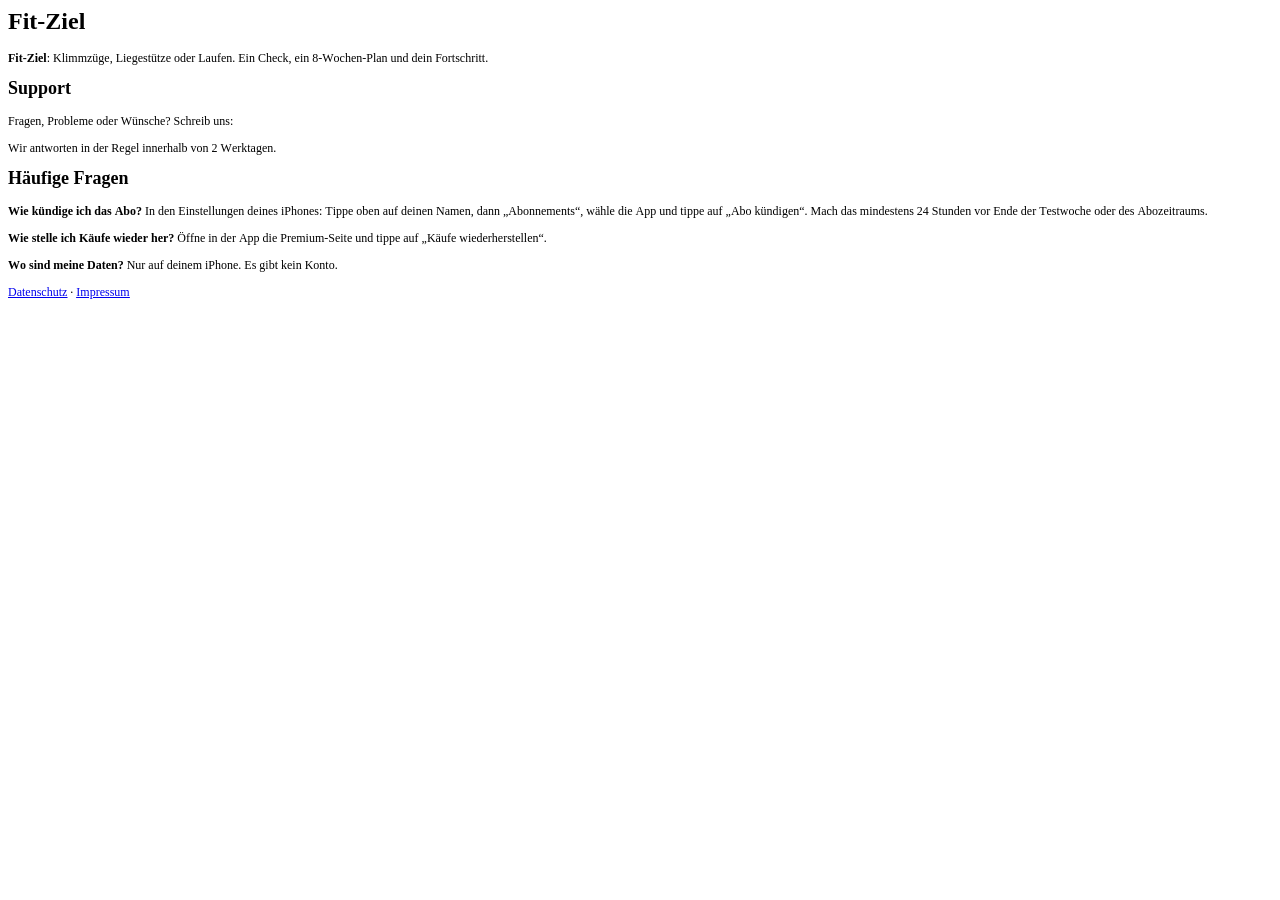
<file: index.html>
<!DOCTYPE html PUBLIC "-//W3C//DTD HTML 4.01//EN" "http://www.w3.org/TR/html4/strict.dtd">
<html>
<head>
  <meta http-equiv="Content-Type" content="text/html; charset=utf-8">
  <meta http-equiv="Content-Style-Type" content="text/css">
  <title></title>
  <meta name="Generator" content="Cocoa HTML Writer">
  <meta name="CocoaVersion" content="2685.7">
  <style type="text/css">
    p.p2 {margin: 0.0px 0.0px 12.0px 0.0px; font: 12.0px Times; -webkit-text-stroke: #000000}
    p.p4 {margin: 0.0px 0.0px 12.0px 0.0px; font: 12.0px Times; color: #0000e9; -webkit-text-stroke: #0000e9}
    span.s1 {font-kerning: none}
    span.s2 {text-decoration: underline ; font-kerning: none}
    span.s3 {font-kerning: none; color: #000000; -webkit-text-stroke: 0px #000000}
    span.s4 {text-decoration: underline ; font-kerning: none; -webkit-text-stroke: 0px #0000e9}
  </style>
</head>
<body>
<h1 style="margin: 0.0px 0.0px 16.1px 0.0px; font: 24.0px Times; -webkit-text-stroke: #000000"><span class="s1"><b>Fit-Ziel</b></span></h1>
<p class="p2"><span class="s1"><b>Fit-Ziel</b>: Klimmzüge, Liegestütze oder Laufen. Ein Check, ein 8-Wochen-Plan und dein Fortschritt.</span></p>
<h2 style="margin: 0.0px 0.0px 14.9px 0.0px; font: 18.0px Times; -webkit-text-stroke: #000000"><span class="s1"><b>Support</b></span></h2>
<p class="p2"><span class="s1">Fragen, Probleme oder Wünsche? Schreib uns:<br>
</span></p>
<p class="p2"><span class="s1">Wir antworten in der Regel innerhalb von 2 Werktagen.</span></p>
<h2 style="margin: 0.0px 0.0px 14.9px 0.0px; font: 18.0px Times; -webkit-text-stroke: #000000"><span class="s1"><b>Häufige Fragen</b></span></h2>
<p class="p2"><span class="s1"><b>Wie kündige ich das Abo?</b> In den Einstellungen deines iPhones: Tippe oben auf deinen Namen, dann „Abonnements“, wähle die App und tippe auf „Abo kündigen“. Mach das mindestens 24 Stunden vor Ende der Testwoche oder des Abozeitraums.</span></p>
<p class="p2"><span class="s1"><b>Wie stelle ich Käufe wieder her?</b> Öffne in der App die Premium-Seite und tippe auf „Käufe wiederherstellen“.</span></p>
<p class="p2"><span class="s1"><b>Wo sind meine Daten?</b> Nur auf deinem iPhone. Es gibt kein Konto.</span></p>
<p class="p4"><span class="s2"><a href="file:///Users/jan/Ki%20selber/Webseite/datenschutz.html">Datenschutz</a></span><span class="s3"> · <a href="file:///Users/jan/Ki%20selber/Webseite/impressum.html"><span class="s4">Impressum</span></a></span></p>
</body>
</html>
</file>
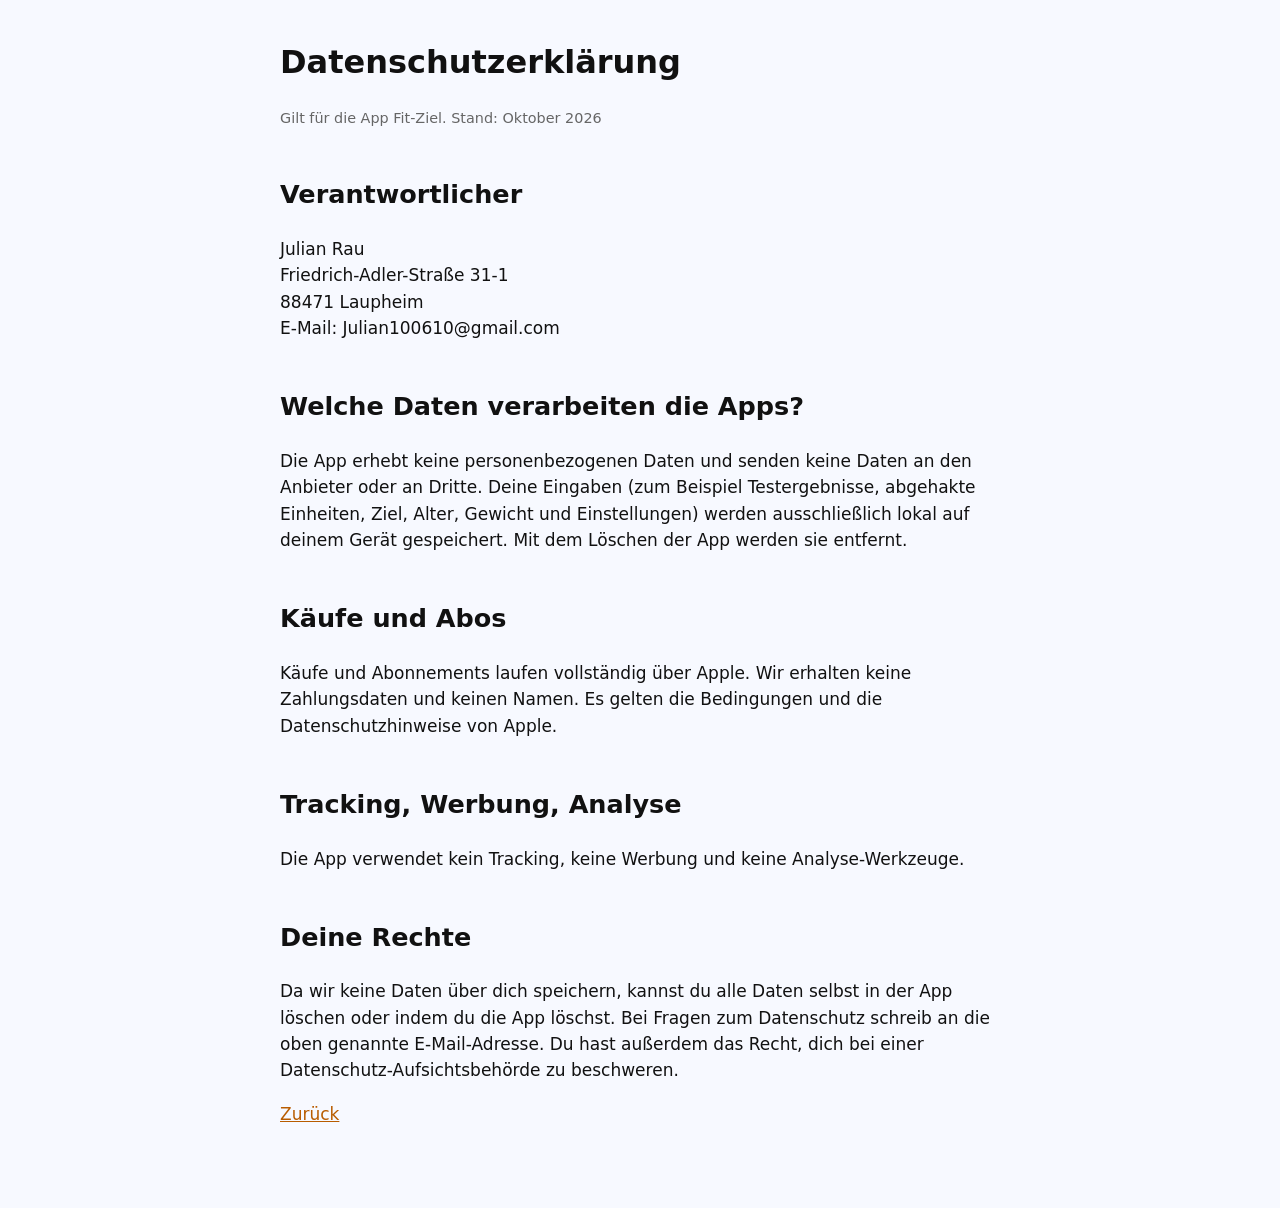
<file: datenschutz.html>
<!doctype html>
<html lang="de"><head><meta charset="utf-8"><meta name="viewport" content="width=device-width,initial-scale=1">
<title>Datenschutz</title><link rel="stylesheet" href="style.css"></head>
<body><main>
<h1>Datenschutzerklärung</h1>
<p class="mut">Gilt für die App Fit-Ziel. Stand: Oktober 2026</p>
<h2>Verantwortlicher</h2>
<p>Julian Rau<br>Friedrich-Adler-Straße 31-1<br>88471 Laupheim<br>E-Mail: Julian100610@gmail.com</p>
<h2>Welche Daten verarbeiten die Apps?</h2>
<p>Die App erhebt keine personenbezogenen Daten und senden keine Daten an den Anbieter oder an Dritte. Deine Eingaben (zum Beispiel Testergebnisse, abgehakte Einheiten, Ziel, Alter, Gewicht und Einstellungen) werden ausschließlich lokal auf deinem Gerät gespeichert. Mit dem Löschen der App werden sie entfernt.</p>
<h2>Käufe und Abos</h2>
<p>Käufe und Abonnements laufen vollständig über Apple. Wir erhalten keine Zahlungsdaten und keinen Namen. Es gelten die Bedingungen und die Datenschutzhinweise von Apple.</p>
<h2>Tracking, Werbung, Analyse</h2>
<p>Die App verwendet kein Tracking, keine Werbung und keine Analyse-Werkzeuge.</p>
<h2>Deine Rechte</h2>
<p>Da wir keine Daten über dich speichern, kannst du alle Daten selbst in der App löschen oder indem du die App löschst. Bei Fragen zum Datenschutz schreib an die oben genannte E-Mail-Adresse. Du hast außerdem das Recht, dich bei einer Datenschutz-Aufsichtsbehörde zu beschweren.</p>
<p><a href="index.html">Zurück</a></p>
</main></body></html>
</file>
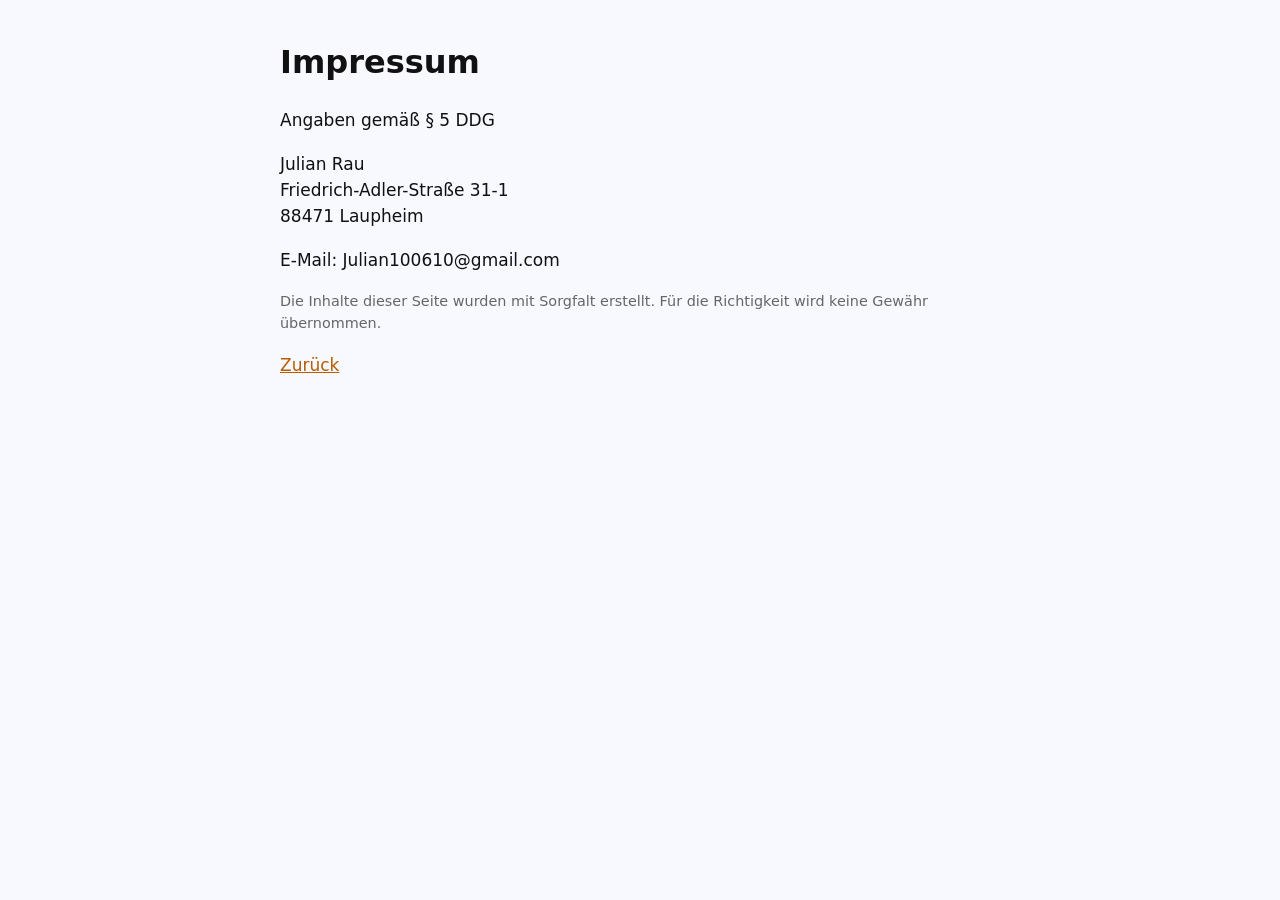
<file: impressum.html>
<!doctype html>
<html lang="de"><head><meta charset="utf-8"><meta name="viewport" content="width=device-width,initial-scale=1">
<title>Impressum</title><link rel="stylesheet" href="style.css"></head>
<body><main>
<h1>Impressum</h1>
<p>Angaben gemäß § 5 DDG</p>
<p>Julian Rau<br>Friedrich-Adler-Straße 31-1<br>88471 Laupheim</p>
<p>E-Mail: Julian100610@gmail.com</p>
<!-- Hinweis: Die Anschrift muss eine ladungsfähige Adresse sein (kein Postfach). Falls ein Gewerbe angemeldet ist oder du umsatzsteuerpflichtig bist, ergänze Umsatzsteuer-ID bzw. weitere Pflichtangaben. Im Zweifel steuerlich oder rechtlich prüfen lassen. -->
<p class="mut">Die Inhalte dieser Seite wurden mit Sorgfalt erstellt. Für die Richtigkeit wird keine Gewähr übernommen.</p>
<p><a href="index.html">Zurück</a></p>
</main></body></html>
</file>
<file: style.css>
:root{color-scheme:light dark;--bg:#f7f9ff;--fg:#111;--mut:#666;--card:#fff;--acc:#b85c00}
@media (prefers-color-scheme:dark){:root{--bg:#0b1220;--fg:#f2f4f8;--mut:#9aa4b5;--card:#141d33;--acc:#ffb838}}
body{margin:0;background:var(--bg);color:var(--fg);font:17px/1.55 -apple-system,system-ui,"Segoe UI",sans-serif}
main{max-width:720px;margin:0 auto;padding:32px 20px 64px}
h1{font-size:2rem;margin:.2em 0 .6em}h2{margin-top:1.8em}
a{color:var(--acc)}.card{background:var(--card);border-radius:16px;padding:16px 20px;margin:14px 0}
.mut{color:var(--mut);font-size:.9rem}
</file>
